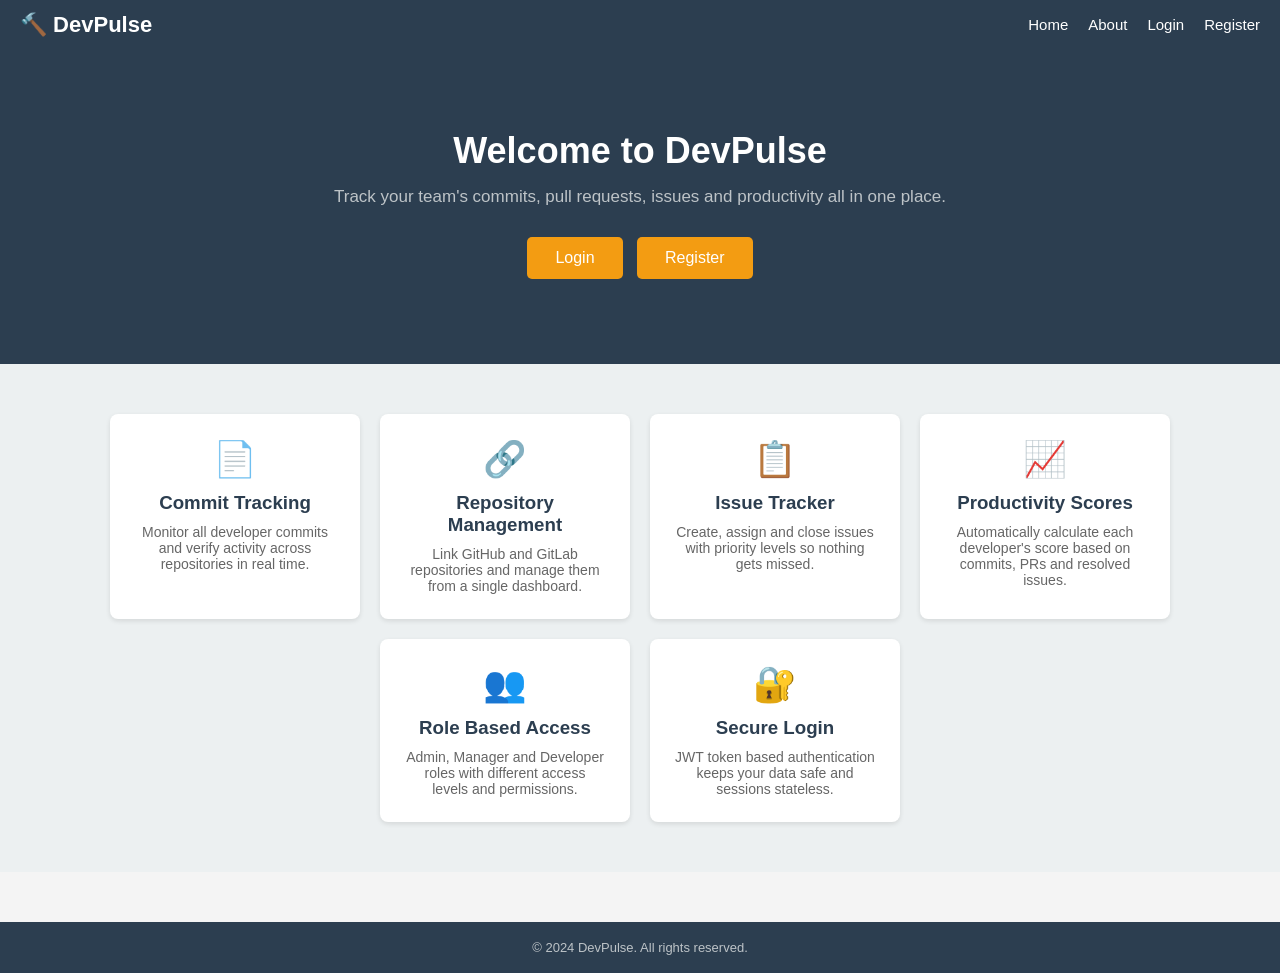
<file: index.html>
<!DOCTYPE html>
<html lang="en">
<head>
    <meta charset="UTF-8">
    <meta name="viewport" content="width=device-width, initial-scale=1.0">
    <title>DevPulse - Developer Productivity System</title>
    <link rel="stylesheet" href="style.css">
</head>
<body>

    <!-- NAVBAR -->
    <nav>
        <a href="index.html" class="logo">&#128296; DevPulse</a>
        <ul>
            <li><a href="index.html">Home</a></li>
            <li><a href="about.html">About</a></li>
            <li><a href="login.html">Login</a></li>
            <li><a href="register.html">Register</a></li>
        </ul>
    </nav>

    <!-- HERO -->
    <div class="hero">
        <h1>Welcome to DevPulse</h1>
        <p>Track your team's commits, pull requests, issues and productivity all in one place.</p>
        <a href="login.html">Login</a>
        <a href="register.html">Register</a>
    </div>

    <!-- FEATURES -->
    <div class="features">

        <div class="feature-card">
            <div class="icon">&#128196;</div>
            <h3>Commit Tracking</h3>
            <p>Monitor all developer commits and verify activity across repositories in real time.</p>
        </div>

        <div class="feature-card">
            <div class="icon">&#128279;</div>
            <h3>Repository Management</h3>
            <p>Link GitHub and GitLab repositories and manage them from a single dashboard.</p>
        </div>

        <div class="feature-card">
            <div class="icon">&#128203;</div>
            <h3>Issue Tracker</h3>
            <p>Create, assign and close issues with priority levels so nothing gets missed.</p>
        </div>

        <div class="feature-card">
            <div class="icon">&#128200;</div>
            <h3>Productivity Scores</h3>
            <p>Automatically calculate each developer's score based on commits, PRs and resolved issues.</p>
        </div>

        <div class="feature-card">
            <div class="icon">&#128101;</div>
            <h3>Role Based Access</h3>
            <p>Admin, Manager and Developer roles with different access levels and permissions.</p>
        </div>

        <div class="feature-card">
            <div class="icon">&#128272;</div>
            <h3>Secure Login</h3>
            <p>JWT token based authentication keeps your data safe and sessions stateless.</p>
        </div>

    </div>

    <!-- FOOTER -->
    <footer>
        <p>&copy; 2024 DevPulse. All rights reserved.</p>
    </footer>

</body>
</html>
</file>
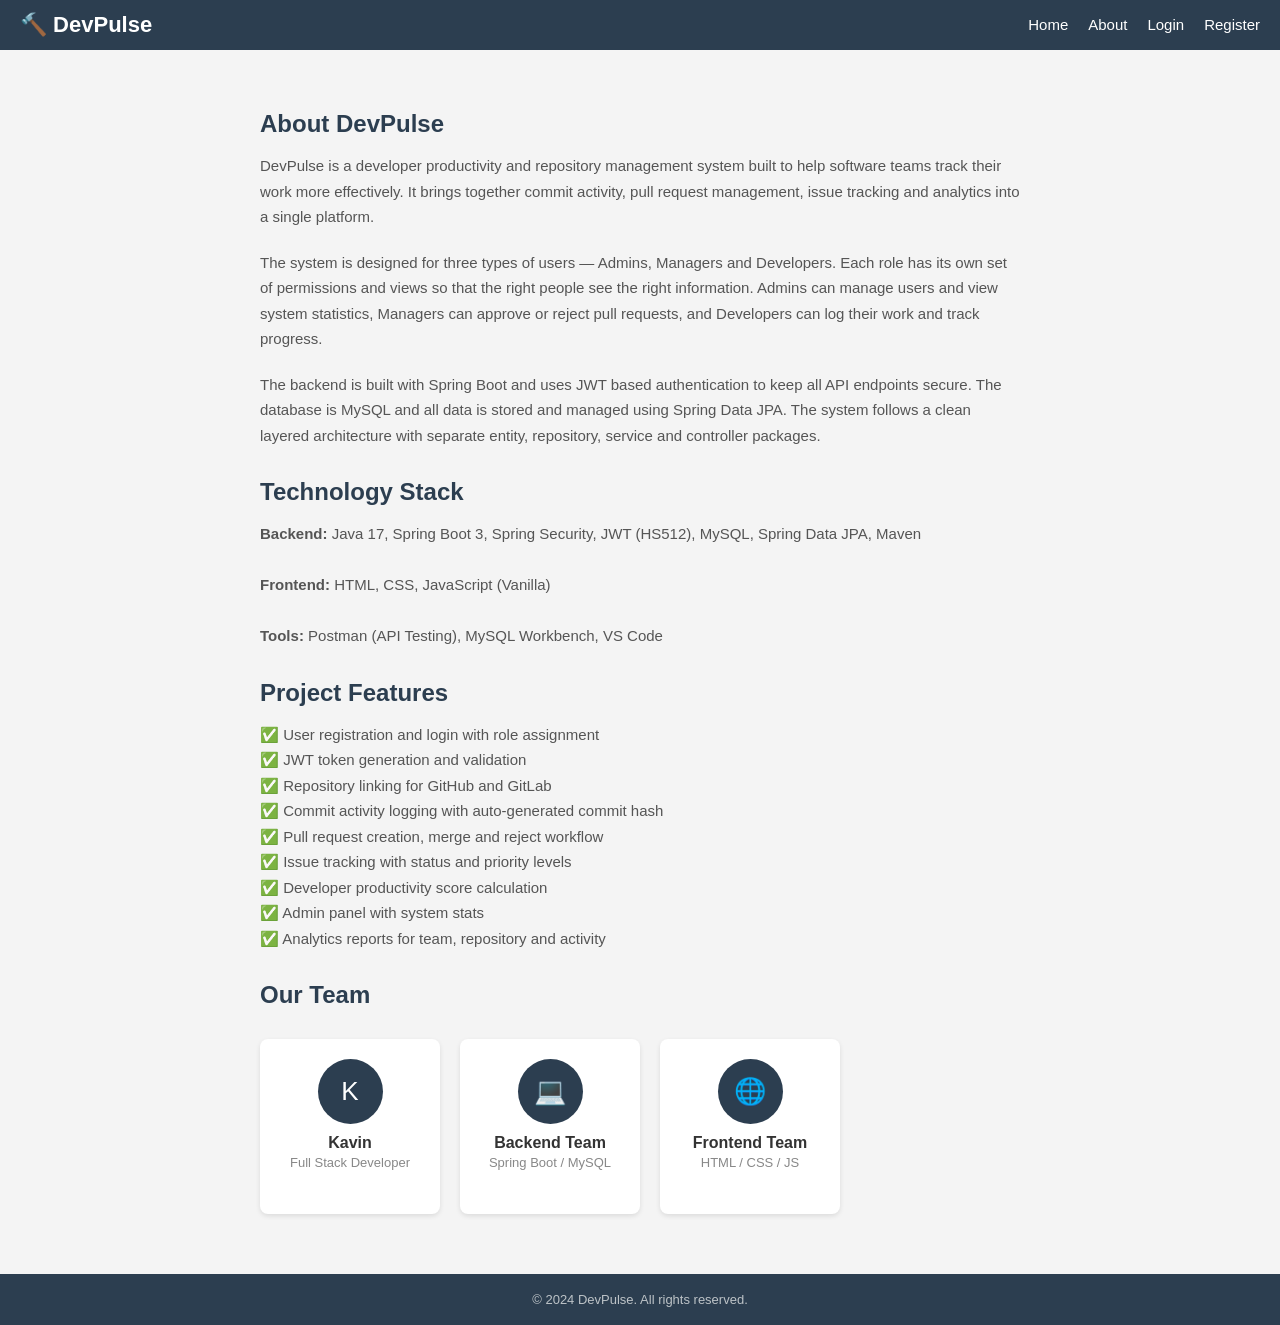
<file: about.html>
<!DOCTYPE html>
<html lang="en">
<head>
    <meta charset="UTF-8">
    <meta name="viewport" content="width=device-width, initial-scale=1.0">
    <title>About - DevPulse</title>
    <link rel="stylesheet" href="style.css">
</head>
<body>

    <!-- NAVBAR -->
    <nav>
        <a href="index.html" class="logo">&#128296; DevPulse</a>
        <ul>
            <li><a href="index.html">Home</a></li>
            <li><a href="about.html">About</a></li>
            <li><a href="login.html">Login</a></li>
            <li><a href="register.html">Register</a></li>
        </ul>
    </nav>

    <!-- ABOUT CONTENT -->
    <div class="about-section">

        <h2>About DevPulse</h2>
        <p>
            DevPulse is a developer productivity and repository management system built to help
            software teams track their work more effectively. It brings together commit activity,
            pull request management, issue tracking and analytics into a single platform.
        </p>

        <p>
            The system is designed for three types of users — Admins, Managers and Developers.
            Each role has its own set of permissions and views so that the right people see the
            right information. Admins can manage users and view system statistics, Managers can
            approve or reject pull requests, and Developers can log their work and track progress.
        </p>

        <p>
            The backend is built with Spring Boot and uses JWT based authentication to keep all
            API endpoints secure. The database is MySQL and all data is stored and managed using
            Spring Data JPA. The system follows a clean layered architecture with separate entity,
            repository, service and controller packages.
        </p>

        <h2 style="margin-top: 30px;">Technology Stack</h2>
        <p>
            <strong>Backend:</strong> Java 17, Spring Boot 3, Spring Security, JWT (HS512), MySQL, Spring Data JPA, Maven<br><br>
            <strong>Frontend:</strong> HTML, CSS, JavaScript (Vanilla)<br><br>
            <strong>Tools:</strong> Postman (API Testing), MySQL Workbench, VS Code
        </p>

        <h2 style="margin-top: 30px;">Project Features</h2>
        <p>
            &#9989; User registration and login with role assignment<br>
            &#9989; JWT token generation and validation<br>
            &#9989; Repository linking for GitHub and GitLab<br>
            &#9989; Commit activity logging with auto-generated commit hash<br>
            &#9989; Pull request creation, merge and reject workflow<br>
            &#9989; Issue tracking with status and priority levels<br>
            &#9989; Developer productivity score calculation<br>
            &#9989; Admin panel with system stats<br>
            &#9989; Analytics reports for team, repository and activity
        </p>

        <h2 style="margin-top: 30px;">Our Team</h2>

        <div class="team-cards">

            <div class="team-card">
                <div class="avatar">K</div>
                <strong>Kavin</strong>
                <p>Full Stack Developer</p>
            </div>

            <div class="team-card">
                <div class="avatar">&#128187;</div>
                <strong>Backend Team</strong>
                <p>Spring Boot / MySQL</p>
            </div>

            <div class="team-card">
                <div class="avatar">&#127760;</div>
                <strong>Frontend Team</strong>
                <p>HTML / CSS / JS</p>
            </div>

        </div>

    </div>

    <!-- FOOTER -->
    <footer>
        <p>&copy; 2024 DevPulse. All rights reserved.</p>
    </footer>

</body>
</html>
</file>
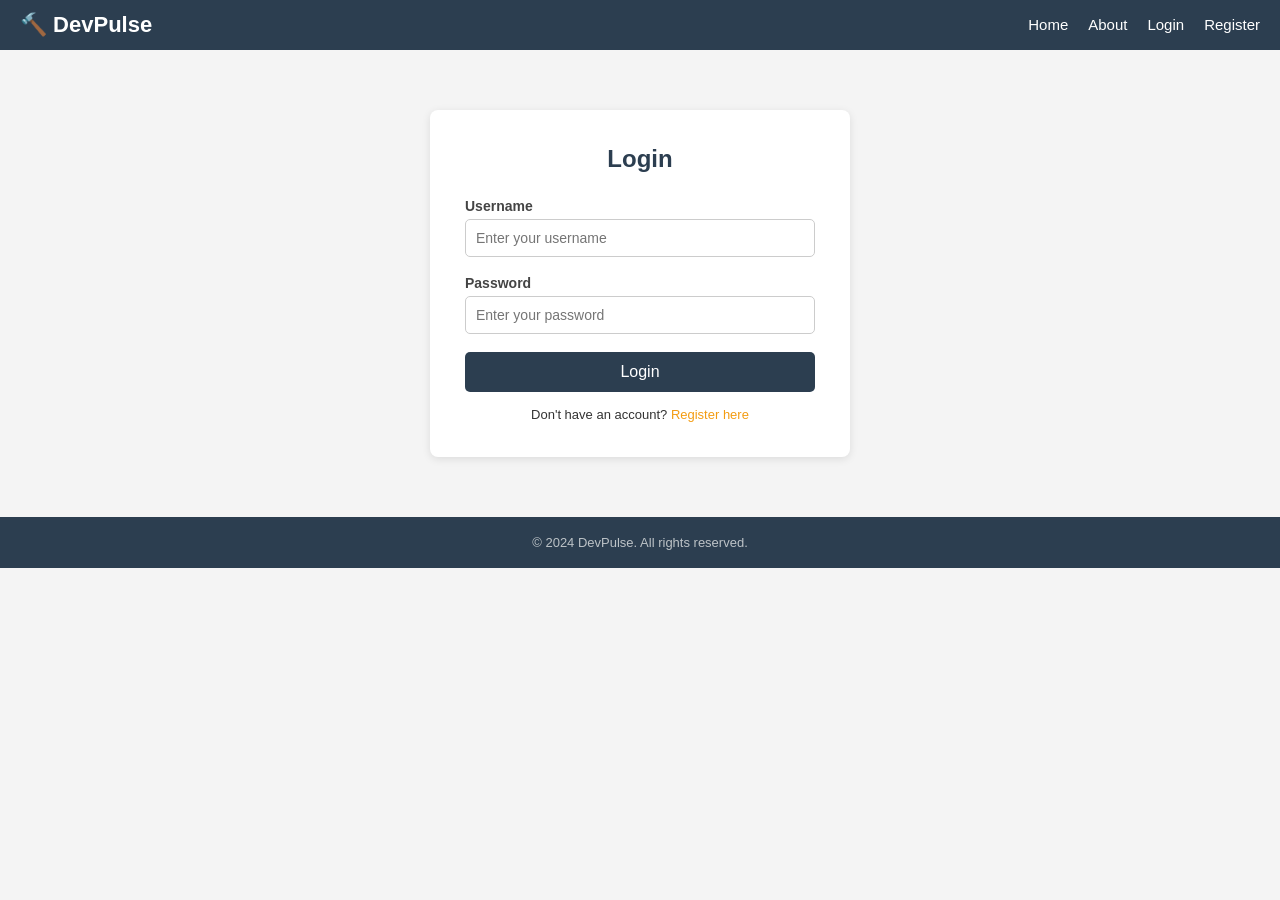
<file: dashboard.html>
<!DOCTYPE html>
<html lang="en">
<head>
    <meta charset="UTF-8">
    <meta name="viewport" content="width=device-width, initial-scale=1.0">
    <title>Dashboard - DevPulse</title>
    <link rel="stylesheet" href="style.css">
</head>
<body>

    <!-- NAVBAR -->
    <nav>
        <a href="index.html" class="logo">&#128296; DevPulse</a>
        <ul>
            <li><a href="index.html">Home</a></li>
            <li><a href="about.html">About</a></li>
            <li><span style="color:#f39c12;" id="nav-username"></span></li>
            <li><span class="role-badge" id="nav-role"></span></li>
            <li><a href="#" onclick="logout()">Logout</a></li>
        </ul>
    </nav>

    <!-- DASHBOARD CONTENT -->
    <div class="dashboard-wrapper">

        <h2 id="welcome-msg">Dashboard</h2>

        <!-- STATS ROW -->
        <div class="stats-row">
            <div class="stat-box">
                <h3 id="stat-repos">...</h3>
                <p>Repositories</p>
            </div>
            <div class="stat-box">
                <h3 id="stat-commits">...</h3>
                <p>Commits</p>
            </div>
            <div class="stat-box">
                <h3 id="stat-issues">...</h3>
                <p>Issues</p>
            </div>
            <div class="stat-box">
                <h3 id="stat-prs">...</h3>
                <p>Pull Requests</p>
            </div>
        </div>

        <!-- ================= REPOSITORIES ================= -->
        <div class="section-title">Repositories</div>

        <div id="repo-form-wrapper">
            <form class="add-form" id="repo-form">
                <div class="field">
                    <label>Repo Name</label>
                    <input type="text" id="repo-name" placeholder="e.g. devpulse-ui" required>
                </div>
                <div class="field">
                    <label>Platform</label>
                    <select id="repo-platform">
                        <option value="GITHUB">GitHub</option>
                        <option value="GITLAB">GitLab</option>
                        <option value="BITBUCKET">Bitbucket</option>
                    </select>
                </div>
                <div class="field">
                    <label>Owner</label>
                    <input type="text" id="repo-owner" placeholder="e.g. kavinp" required>
                </div>
                <div class="field">
                    <label>Repo URL</label>
                    <input type="url" id="repo-url" placeholder="https://github.com/owner/repo" required>
                </div>
                <button type="submit">+ Add Repository</button>
                <div class="form-feedback" id="repo-feedback"></div>
            </form>
        </div>
        <div class="permission-note" id="repo-form-restricted" style="display:none;">
            Only Admins and Developers can add repositories. Managers have read/oversight access only.
        </div>

        <table>
            <thead>
                <tr>
                    <th>ID</th>
                    <th>Name</th>
                    <th>Platform</th>
                    <th>Owner</th>
                    <th>URL</th>
                    <th>Action</th>
                </tr>
            </thead>
            <tbody id="repo-table-body">
                <tr><td colspan="6">Loading...</td></tr>
            </tbody>
        </table>

        <!-- ================= COMMITS ================= -->
        <div class="section-title">Recent Commits</div>

        <form class="add-form" id="commit-form">
            <div class="field">
                <label>Repository</label>
                <select id="commit-repo" required>
                    <option value="">Select repository...</option>
                </select>
            </div>
            <div class="field">
                <label>Commit Hash</label>
                <input type="text" id="commit-hash" placeholder="e.g. a1b2c3d" required>
            </div>
            <div class="field">
                <label>Message</label>
                <input type="text" id="commit-message" placeholder="e.g. Fix login bug" required>
            </div>
            <div class="field">
                <label>Author</label>
                <input type="text" id="commit-author" placeholder="e.g. kavinp" required>
            </div>
            <button type="submit">+ Add Commit</button>
            <div class="form-feedback" id="commit-feedback"></div>
        </form>

        <table>
            <thead>
                <tr>
                    <th>ID</th>
                    <th>Hash</th>
                    <th>Message</th>
                    <th>Author</th>
                    <th>Status</th>
                </tr>
            </thead>
            <tbody id="commit-table-body">
                <tr><td colspan="5">Loading...</td></tr>
            </tbody>
        </table>

        <!-- ================= ISSUES ================= -->
        <div class="section-title">Issues</div>

        <form class="add-form" id="issue-form">
            <div class="field">
                <label>Repository</label>
                <select id="issue-repo" required>
                    <option value="">Select repository...</option>
                </select>
            </div>
            <div class="field">
                <label>Title</label>
                <input type="text" id="issue-title" placeholder="e.g. Login redirect bug" required>
            </div>
            <div class="field">
                <label>Status</label>
                <select id="issue-status">
                    <option value="OPEN">Open</option>
                    <option value="CLOSED">Closed</option>
                </select>
            </div>
            <div class="field">
                <label>Priority</label>
                <select id="issue-priority">
                    <option value="LOW">Low</option>
                    <option value="MEDIUM">Medium</option>
                    <option value="HIGH">High</option>
                </select>
            </div>
            <button type="submit">+ Add Issue</button>
            <div class="form-feedback" id="issue-feedback"></div>
        </form>

        <table>
            <thead>
                <tr>
                    <th>ID</th>
                    <th>Title</th>
                    <th>Status</th>
                    <th>Priority</th>
                    <th>Action</th>
                </tr>
            </thead>
            <tbody id="issue-table-body">
                <tr><td colspan="5">Loading...</td></tr>
            </tbody>
        </table>

        <!-- ================= PULL REQUESTS ================= -->
        <div class="section-title">Pull Requests</div>

        <form class="add-form" id="pr-form">
            <div class="field">
                <label>Repository</label>
                <select id="pr-repo" required>
                    <option value="">Select repository...</option>
                </select>
            </div>
            <div class="field">
                <label>Title</label>
                <input type="text" id="pr-title" placeholder="e.g. Add dashboard forms" required>
            </div>
            <div class="field">
                <label>Description</label>
                <input type="text" id="pr-description" placeholder="Short description">
            </div>
            <button type="submit">+ Add Pull Request</button>
            <div class="form-feedback" id="pr-feedback"></div>
        </form>
        <div class="permission-note" id="pr-merge-restricted" style="display:none;">
            Only Managers and Admins can merge or reject pull requests. As a Developer, you can create PRs but review/merge is handled by your Manager or Admin.
        </div>

        <table>
            <thead>
                <tr>
                    <th>ID</th>
                    <th>Title</th>
                    <th>Status</th>
                    <th>Created At</th>
                    <th>Action</th>
                </tr>
            </thead>
            <tbody id="pr-table-body">
                <tr><td colspan="5">Loading...</td></tr>
            </tbody>
        </table>

    </div>

    <!-- FOOTER -->
    <footer>
        <p>&copy; 2024 DevPulse. All rights reserved.</p>
    </footer>

    <script>
        var BASE_URL = "https://devpulsebackend-ir0i.onrender.com/api";

        // Check if user is logged in
        var token = localStorage.getItem("token");
        if (!token) {
            window.location.href = "login.html";
        }

        // Show username in nav
        var username = localStorage.getItem("username");
        var fullName = localStorage.getItem("fullName");
        var role = localStorage.getItem("role") || "";
        document.getElementById("nav-username").innerText = fullName || username;
        document.getElementById("welcome-msg").innerText = "Welcome, " + (fullName || username) + "!";

        // ============================================================
        // ROLE-BASED PERMISSIONS
        // (Mirrors the @PreAuthorize rules enforced on the backend, so the
        // UI only shows actions a role is actually allowed to perform.)
        // ============================================================
        var isAdmin = role === "ROLE_ADMIN";
        var isDeveloper = role === "ROLE_DEVELOPER";
        var isManager = role === "ROLE_MANAGER";

        // POST /api/repositories and DELETE /api/repositories/{id} are both
        // @PreAuthorize("hasRole('ADMIN') or hasRole('DEVELOPER')") -> Manager excluded.
        var canManageRepos = isAdmin || isDeveloper;

        // PUT /api/pullrequests/{id}/merge and /reject are both
        // @PreAuthorize("hasRole('MANAGER') or hasRole('ADMIN')") -> Developer excluded.
        var canReviewPullRequests = isAdmin || isManager;

        var roleLabels = {
            "ROLE_ADMIN": "Admin",
            "ROLE_DEVELOPER": "Developer",
            "ROLE_MANAGER": "Manager"
        };
        document.getElementById("nav-role").innerText = roleLabels[role] || role;

        // Hide the "Add Repository" form for Managers (read/oversight role only).
        if (!canManageRepos) {
            document.getElementById("repo-form-wrapper").style.display = "none";
            document.getElementById("repo-form-restricted").style.display = "block";
        }

        // Show a note for Developers explaining they cannot merge/reject PRs.
        if (!canReviewPullRequests) {
            document.getElementById("pr-merge-restricted").style.display = "block";
        }

        function friendlyErrorFromResponse(res, fallbackMessage) {
            return res.text().then(function(t) {
                if (res.status === 403) {
                    return "You do not have permission to perform this action.";
                }
                return t || fallbackMessage;
            });
        }

        function getHeaders() {
            return {
                "Content-Type": "application/json",
                "Authorization": "Bearer " + token
            };
        }

        function logout() {
            localStorage.clear();
            window.location.href = "login.html";
        }

        function showFeedback(id, message, isError) {
            var el = document.getElementById(id);
            el.innerText = message;
            el.className = "form-feedback " + (isError ? "error" : "ok");
            setTimeout(function() {
                el.innerText = "";
                el.className = "form-feedback";
            }, 4000);
        }

        function escapeHtml(str) {
            if (str === null || str === undefined) return "";
            return String(str)
                .replace(/&/g, "&amp;")
                .replace(/</g, "&lt;")
                .replace(/>/g, "&gt;");
        }

        // ============================================================
        // REPOSITORIES
        // ============================================================
        function loadRepositories() {
            // Use the "owned" endpoint so each Developer only sees their own
            // repositories (Admin/Manager still see everything). This keeps
            // one user's additions/edits from leaking into another user's view.
            fetch(BASE_URL + "/repositories/owned", { headers: getHeaders() })
            .then(function(res) {
                if (!res.ok) { throw new Error("HTTP " + res.status); }
                return res.json();
            })
            .then(function(data) {
                document.getElementById("stat-repos").innerText = data.length;

                var tbody = document.getElementById("repo-table-body");
                if (data.length === 0) {
                    tbody.innerHTML = "<tr><td colspan='6'>No repositories found.</td></tr>";
                } else {
                    var html = "";
                    for (var i = 0; i < data.length; i++) {
                        var r = data[i];
                        html += "<tr>";
                        html += "<td>" + r.id + "</td>";
                        html += "<td>" + escapeHtml(r.repoName) + "</td>";
                        html += "<td>" + escapeHtml(r.platform) + "</td>";
                        html += "<td>" + escapeHtml(r.owner) + "</td>";
                        html += "<td><a href='" + r.repoUrl + "' target='_blank'>" + escapeHtml(r.repoUrl) + "</a></td>";
                        html += "<td>";
                        if (canManageRepos) {
                            html += "<button class='btn-small' onclick='deleteRepository(" + r.id + ")'>Delete</button>";
                        } else {
                            html += "&mdash;";
                        }
                        html += "</td>";
                        html += "</tr>";
                    }
                    tbody.innerHTML = html;
                }

                // Populate repository dropdowns used by other forms
                var selects = [
                    document.getElementById("commit-repo"),
                    document.getElementById("issue-repo"),
                    document.getElementById("pr-repo")
                ];
                selects.forEach(function(sel) {
                    var current = sel.value;
                    sel.innerHTML = "<option value=''>Select repository...</option>";
                    for (var i = 0; i < data.length; i++) {
                        var opt = document.createElement("option");
                        opt.value = data[i].id;
                        opt.innerText = data[i].repoName;
                        sel.appendChild(opt);
                    }
                    sel.value = current;
                });
            })
            .catch(function() {
                document.getElementById("stat-repos").innerText = "0";
                document.getElementById("repo-table-body").innerHTML = "<tr><td colspan='6'>Could not load repositories.</td></tr>";
            });
        }

        document.getElementById("repo-form").addEventListener("submit", function(e) {
            e.preventDefault();
            var body = {
                repoName: document.getElementById("repo-name").value.trim(),
                platform: document.getElementById("repo-platform").value,
                owner: document.getElementById("repo-owner").value.trim(),
                repoUrl: document.getElementById("repo-url").value.trim()
            };
            fetch(BASE_URL + "/repositories", {
                method: "POST",
                headers: getHeaders(),
                body: JSON.stringify(body)
            })
            .then(function(res) {
                if (!res.ok) { return friendlyErrorFromResponse(res, "Failed to add repository").then(function(msg) { throw new Error(msg); }); }
                return res.text();
            })
            .then(function() {
                showFeedback("repo-feedback", "Repository added successfully.", false);
                document.getElementById("repo-form").reset();
                loadRepositories();
            })
            .catch(function(err) {
                showFeedback("repo-feedback", "Error: " + err.message, true);
            });
        });

        function deleteRepository(id) {
            if (!confirm("Delete this repository? This cannot be undone.")) return;
            fetch(BASE_URL + "/repositories/" + id, {
                method: "DELETE",
                headers: getHeaders()
            })
            .then(function(res) {
                if (!res.ok) { return friendlyErrorFromResponse(res, "Failed to delete repository").then(function(msg) { throw new Error(msg); }); }
                loadRepositories();
                loadCommits();
                loadIssues();
                loadPullRequests();
            })
            .catch(function(err) {
                alert(err.message || "Could not delete repository.");
            });
        }

        // ============================================================
        // COMMITS
        // ============================================================
        function loadCommits() {
            fetch(BASE_URL + "/commits", { headers: getHeaders() })
            .then(function(res) {
                if (!res.ok) { throw new Error("HTTP " + res.status); }
                return res.json();
            })
            .then(function(data) {
                document.getElementById("stat-commits").innerText = data.length;
                var tbody = document.getElementById("commit-table-body");
                if (data.length === 0) {
                    tbody.innerHTML = "<tr><td colspan='5'>No commits found.</td></tr>";
                    return;
                }
                var html = "";
                for (var i = 0; i < data.length; i++) {
                    var c = data[i];
                    html += "<tr>";
                    html += "<td>" + c.id + "</td>";
                    html += "<td>" + escapeHtml(c.commitHash) + "</td>";
                    html += "<td>" + escapeHtml(c.message) + "</td>";
                    html += "<td>" + escapeHtml(c.author) + "</td>";
                    html += "<td>" + escapeHtml(c.status) + "</td>";
                    html += "</tr>";
                }
                tbody.innerHTML = html;
            })
            .catch(function() {
                document.getElementById("stat-commits").innerText = "0";
                document.getElementById("commit-table-body").innerHTML = "<tr><td colspan='5'>Could not load commits.</td></tr>";
            });
        }

        document.getElementById("commit-form").addEventListener("submit", function(e) {
            e.preventDefault();
            var repoId = document.getElementById("commit-repo").value;
            if (!repoId) {
                showFeedback("commit-feedback", "Please add a repository first and select it.", true);
                return;
            }
            var body = {
                repositoryId: parseInt(repoId, 10),
                commitHash: document.getElementById("commit-hash").value.trim(),
                message: document.getElementById("commit-message").value.trim(),
                author: document.getElementById("commit-author").value.trim()
            };
            fetch(BASE_URL + "/commits", {
                method: "POST",
                headers: getHeaders(),
                body: JSON.stringify(body)
            })
            .then(function(res) {
                if (!res.ok) { return res.text().then(function(t) { throw new Error(t || "Failed to add commit"); }); }
                return res.json();
            })
            .then(function() {
                showFeedback("commit-feedback", "Commit added successfully.", false);
                document.getElementById("commit-form").reset();
                loadCommits();
            })
            .catch(function(err) {
                showFeedback("commit-feedback", "Error: " + err.message, true);
            });
        });

        // ============================================================
        // ISSUES
        // ============================================================
        function loadIssues() {
            fetch(BASE_URL + "/issues", { headers: getHeaders() })
            .then(function(res) {
                if (!res.ok) { throw new Error("HTTP " + res.status); }
                return res.json();
            })
            .then(function(data) {
                document.getElementById("stat-issues").innerText = data.length;
                var tbody = document.getElementById("issue-table-body");
                if (data.length === 0) {
                    tbody.innerHTML = "<tr><td colspan='5'>No issues found.</td></tr>";
                    return;
                }
                var html = "";
                for (var i = 0; i < data.length; i++) {
                    var iss = data[i];
                    html += "<tr>";
                    html += "<td>" + iss.id + "</td>";
                    html += "<td>" + escapeHtml(iss.title) + "</td>";
                    html += "<td>" + escapeHtml(iss.status) + "</td>";
                    html += "<td>" + escapeHtml(iss.priority) + "</td>";
                    html += "<td><button class='btn-small' onclick='deleteIssue(" + iss.id + ")'>Delete</button></td>";
                    html += "</tr>";
                }
                tbody.innerHTML = html;
            })
            .catch(function() {
                document.getElementById("stat-issues").innerText = "0";
                document.getElementById("issue-table-body").innerHTML = "<tr><td colspan='5'>Could not load issues.</td></tr>";
            });
        }

        document.getElementById("issue-form").addEventListener("submit", function(e) {
            e.preventDefault();
            var repoId = document.getElementById("issue-repo").value;
            if (!repoId) {
                showFeedback("issue-feedback", "Please add a repository first and select it.", true);
                return;
            }
            var body = {
                title: document.getElementById("issue-title").value.trim(),
                status: document.getElementById("issue-status").value,
                priority: document.getElementById("issue-priority").value,
                repository: { id: parseInt(repoId, 10) }
            };
            fetch(BASE_URL + "/issues", {
                method: "POST",
                headers: getHeaders(),
                body: JSON.stringify(body)
            })
            .then(function(res) {
                if (!res.ok) { return res.text().then(function(t) { throw new Error(t || "Failed to add issue"); }); }
                return res.json();
            })
            .then(function() {
                showFeedback("issue-feedback", "Issue added successfully.", false);
                document.getElementById("issue-form").reset();
                loadIssues();
            })
            .catch(function(err) {
                showFeedback("issue-feedback", "Error: " + err.message, true);
            });
        });

        function deleteIssue(id) {
            if (!confirm("Delete this issue?")) return;
            fetch(BASE_URL + "/issues/" + id, {
                method: "DELETE",
                headers: getHeaders()
            })
            .then(function(res) {
                if (!res.ok) { throw new Error("Failed to delete"); }
                loadIssues();
            })
            .catch(function() {
                alert("Could not delete issue.");
            });
        }

        // ============================================================
        // PULL REQUESTS
        // ============================================================
        function loadPullRequests() {
            fetch(BASE_URL + "/pullrequests", { headers: getHeaders() })
            .then(function(res) {
                if (!res.ok) { throw new Error("HTTP " + res.status); }
                return res.json();
            })
            .then(function(data) {
                document.getElementById("stat-prs").innerText = data.length;
                var tbody = document.getElementById("pr-table-body");
                if (data.length === 0) {
                    tbody.innerHTML = "<tr><td colspan='5'>No pull requests found.</td></tr>";
                    return;
                }
                var html = "";
                for (var i = 0; i < data.length; i++) {
                    var pr = data[i];
                    var date = pr.createdAt ? pr.createdAt[0] + "-" + pr.createdAt[1] + "-" + pr.createdAt[2] : "N/A";
                    html += "<tr>";
                    html += "<td>" + pr.id + "</td>";
                    html += "<td>" + escapeHtml(pr.title) + "</td>";
                    html += "<td>" + escapeHtml(pr.status) + "</td>";
                    html += "<td>" + date + "</td>";
                    html += "<td>";
                    if (pr.status !== "MERGED" && pr.status !== "REJECTED") {
                        if (canReviewPullRequests) {
                            html += "<button class='btn-small btn-merge' onclick='mergePullRequest(" + pr.id + ")'>Merge</button>";
                            html += "<button class='btn-small btn-reject' onclick='rejectPullRequest(" + pr.id + ")'>Reject</button>";
                        } else {
                            html += "<span style='color:#999; font-size:12px;'>Awaiting Manager/Admin review</span>";
                        }
                    } else {
                        html += "&mdash;";
                    }
                    html += "</td>";
                    html += "</tr>";
                }
                tbody.innerHTML = html;
            })
            .catch(function() {
                document.getElementById("stat-prs").innerText = "0";
                document.getElementById("pr-table-body").innerHTML = "<tr><td colspan='5'>Could not load pull requests.</td></tr>";
            });
        }

        document.getElementById("pr-form").addEventListener("submit", function(e) {
            e.preventDefault();
            var repoId = document.getElementById("pr-repo").value;
            if (!repoId) {
                showFeedback("pr-feedback", "Please add a repository first and select it.", true);
                return;
            }
            var body = {
                title: document.getElementById("pr-title").value.trim(),
                description: document.getElementById("pr-description").value.trim(),
                repositoryId: parseInt(repoId, 10)
            };
            fetch(BASE_URL + "/pullrequests", {
                method: "POST",
                headers: getHeaders(),
                body: JSON.stringify(body)
            })
            .then(function(res) {
                if (!res.ok) { return res.text().then(function(t) { throw new Error(t || "Failed to add pull request"); }); }
                return res.json();
            })
            .then(function() {
                showFeedback("pr-feedback", "Pull request added successfully.", false);
                document.getElementById("pr-form").reset();
                loadPullRequests();
            })
            .catch(function(err) {
                showFeedback("pr-feedback", "Error: " + err.message, true);
            });
        });

        function mergePullRequest(id) {
            fetch(BASE_URL + "/pullrequests/" + id + "/merge", {
                method: "PUT",
                headers: getHeaders()
            })
            .then(function(res) {
                if (!res.ok) { return friendlyErrorFromResponse(res, "Failed to merge (Manager/Admin role required)").then(function(msg) { throw new Error(msg); }); }
                return res.json();
            })
            .then(function() {
                loadPullRequests();
            })
            .catch(function(err) {
                alert(err.message);
            });
        }

        function rejectPullRequest(id) {
            fetch(BASE_URL + "/pullrequests/" + id + "/reject", {
                method: "PUT",
                headers: getHeaders()
            })
            .then(function(res) {
                if (!res.ok) { return friendlyErrorFromResponse(res, "Failed to reject (Manager/Admin role required)").then(function(msg) { throw new Error(msg); }); }
                return res.json();
            })
            .then(function() {
                loadPullRequests();
            })
            .catch(function(err) {
                alert(err.message);
            });
        }

        // ============================================================
        // INITIAL LOAD
        // ============================================================
        loadRepositories();
        loadCommits();
        loadIssues();
        loadPullRequests();

    </script>

</body>
</html>
</file>
<file: style.css>
* {
    margin: 0;
    padding: 0;
    box-sizing: border-box;
}

body {
    font-family: Arial, sans-serif;
    background-color: #f4f4f4;
    color: #333;
}

/* ---- NAVBAR ---- */
nav {
    background-color: #2c3e50;
    padding: 12px 20px;
    display: flex;
    justify-content: space-between;
    align-items: center;
}

nav .logo {
    color: white;
    font-size: 22px;
    font-weight: bold;
    text-decoration: none;
}

nav ul {
    list-style: none;
    display: flex;
    gap: 20px;
}

nav ul li a {
    color: white;
    text-decoration: none;
    font-size: 15px;
}

nav ul li a:hover {
    color: #f39c12;
}

/* ---- HERO SECTION ---- */
.hero {
    background-color: #2c3e50;
    color: white;
    text-align: center;
    padding: 80px 20px;
}

.hero h1 {
    font-size: 36px;
    margin-bottom: 15px;
}

.hero p {
    font-size: 17px;
    margin-bottom: 25px;
    color: #bdc3c7;
}

.hero a {
    background-color: #f39c12;
    color: white;
    padding: 12px 28px;
    text-decoration: none;
    border-radius: 5px;
    font-size: 16px;
    margin: 5px;
    display: inline-block;
}

.hero a:hover {
    background-color: #e67e22;
}

/* ---- FEATURES SECTION ---- */
.features {
    display: flex;
    justify-content: center;
    flex-wrap: wrap;
    gap: 20px;
    padding: 50px 30px;
    background-color: #ecf0f1;
}

.feature-card {
    background-color: white;
    border-radius: 8px;
    padding: 25px;
    width: 250px;
    text-align: center;
    box-shadow: 0 2px 5px rgba(0,0,0,0.1);
}

.feature-card h3 {
    margin-bottom: 10px;
    color: #2c3e50;
}

.feature-card p {
    font-size: 14px;
    color: #666;
}

.feature-card .icon {
    font-size: 35px;
    margin-bottom: 12px;
}

/* ---- FORMS ---- */
.form-container {
    max-width: 420px;
    margin: 60px auto;
    background-color: white;
    padding: 35px;
    border-radius: 8px;
    box-shadow: 0 2px 8px rgba(0,0,0,0.1);
}

.form-container h2 {
    text-align: center;
    margin-bottom: 25px;
    color: #2c3e50;
}

.form-container label {
    display: block;
    margin-bottom: 5px;
    font-size: 14px;
    font-weight: bold;
    color: #444;
}

.form-container input,
.form-container select {
    width: 100%;
    padding: 10px;
    margin-bottom: 18px;
    border: 1px solid #ccc;
    border-radius: 5px;
    font-size: 14px;
}

.form-container input:focus,
.form-container select:focus {
    border-color: #2c3e50;
    outline: none;
}

.form-container button {
    width: 100%;
    padding: 11px;
    background-color: #2c3e50;
    color: white;
    border: none;
    border-radius: 5px;
    font-size: 16px;
    cursor: pointer;
}

.form-container button:hover {
    background-color: #1a252f;
}

.form-container .msg {
    text-align: center;
    margin-top: 12px;
    font-size: 14px;
    color: green;
}

.form-container .err {
    text-align: center;
    margin-top: 12px;
    font-size: 14px;
    color: red;
}

.form-container .link-text {
    text-align: center;
    margin-top: 15px;
    font-size: 13px;
}

.form-container .link-text a {
    color: #f39c12;
    text-decoration: none;
}

/* ---- DASHBOARD ---- */
.dashboard-wrapper {
    max-width: 960px;
    margin: 40px auto;
    padding: 0 20px;
}

.dashboard-wrapper h2 {
    margin-bottom: 20px;
    color: #2c3e50;
}

.stats-row {
    display: flex;
    gap: 20px;
    flex-wrap: wrap;
    margin-bottom: 35px;
}

.stat-box {
    background-color: white;
    border-radius: 8px;
    padding: 20px 25px;
    flex: 1;
    min-width: 180px;
    box-shadow: 0 2px 5px rgba(0,0,0,0.08);
    text-align: center;
}

.stat-box h3 {
    font-size: 30px;
    color: #2c3e50;
}

.stat-box p {
    font-size: 13px;
    color: #888;
    margin-top: 5px;
}

.section-title {
    font-size: 18px;
    font-weight: bold;
    margin-bottom: 12px;
    color: #2c3e50;
    border-bottom: 2px solid #f39c12;
    padding-bottom: 5px;
}

table {
    width: 100%;
    border-collapse: collapse;
    background-color: white;
    box-shadow: 0 2px 5px rgba(0,0,0,0.08);
    border-radius: 8px;
    overflow: hidden;
    margin-bottom: 35px;
}

table thead {
    background-color: #2c3e50;
    color: white;
}

table th, table td {
    padding: 12px 15px;
    text-align: left;
    font-size: 14px;
}

table tbody tr:nth-child(even) {
    background-color: #f9f9f9;
}

table tbody tr:hover {
    background-color: #eaf0fb;
}

.btn-small {
    padding: 5px 12px;
    font-size: 12px;
    border: none;
    border-radius: 4px;
    cursor: pointer;
    color: white;
    background-color: #e74c3c;
}

.btn-small:hover {
    background-color: #c0392b;
}

/* ---- ABOUT PAGE ---- */
.about-section {
    max-width: 800px;
    margin: 60px auto;
    padding: 0 20px;
}

.about-section h2 {
    color: #2c3e50;
    margin-bottom: 15px;
}

.about-section p {
    font-size: 15px;
    line-height: 1.7;
    color: #555;
    margin-bottom: 20px;
}

.team-cards {
    display: flex;
    gap: 20px;
    flex-wrap: wrap;
    margin-top: 30px;
}

.team-card {
    background-color: white;
    border-radius: 8px;
    padding: 20px;
    text-align: center;
    width: 180px;
    box-shadow: 0 2px 5px rgba(0,0,0,0.1);
}

.team-card .avatar {
    width: 65px;
    height: 65px;
    border-radius: 50%;
    background-color: #2c3e50;
    color: white;
    font-size: 26px;
    display: flex;
    align-items: center;
    justify-content: center;
    margin: 0 auto 10px auto;
}

.team-card p {
    font-size: 13px;
    color: #888;
}

/* ---- ADD FORMS (DASHBOARD) ---- */
.add-form {
    background-color: white;
    border-radius: 8px;
    padding: 18px 20px;
    box-shadow: 0 2px 5px rgba(0,0,0,0.08);
    margin-bottom: 15px;
    display: flex;
    flex-wrap: wrap;
    gap: 12px;
    align-items: flex-end;
}

.add-form .field {
    display: flex;
    flex-direction: column;
    flex: 1;
    min-width: 140px;
}

.add-form label {
    font-size: 12px;
    font-weight: bold;
    color: #444;
    margin-bottom: 4px;
}

.add-form input,
.add-form select {
    padding: 9px 10px;
    border: 1px solid #ccc;
    border-radius: 5px;
    font-size: 14px;
}

.add-form input:focus,
.add-form select:focus {
    border-color: #2c3e50;
    outline: none;
}

.add-form button {
    padding: 10px 20px;
    background-color: #f39c12;
    color: white;
    border: none;
    border-radius: 5px;
    font-size: 14px;
    cursor: pointer;
    white-space: nowrap;
}

.add-form button:hover {
    background-color: #e67e22;
}

.form-feedback {
    width: 100%;
    font-size: 13px;
    margin-top: -6px;
}

.form-feedback.ok { color: #27ae60; }
.form-feedback.error { color: #e74c3c; }

.btn-merge {
    background-color: #27ae60;
    margin-right: 6px;
}

.btn-merge:hover { background-color: #1e8449; }

.btn-reject {
    background-color: #e74c3c;
}

.btn-reject:hover { background-color: #c0392b; }

/* ---- FOOTER ---- */
footer {
    background-color: #2c3e50;
    color: #bdc3c7;
    text-align: center;
    padding: 18px;
    font-size: 13px;
    margin-top: 50px;
}

/* ---- ROLE-BASED UI (permission badges & notes) ---- */
.role-badge {
    background-color: rgba(255, 255, 255, 0.12);
    color: #ecf0f1;
    padding: 4px 10px;
    border-radius: 12px;
    font-size: 12px;
    font-weight: 600;
    letter-spacing: 0.4px;
}

.permission-note {
    background-color: #fff8e1;
    border-left: 4px solid #f39c12;
    color: #8a6d3b;
    padding: 10px 14px;
    margin: 6px 0 20px 0;
    font-size: 13px;
    border-radius: 4px;
}
</file>
